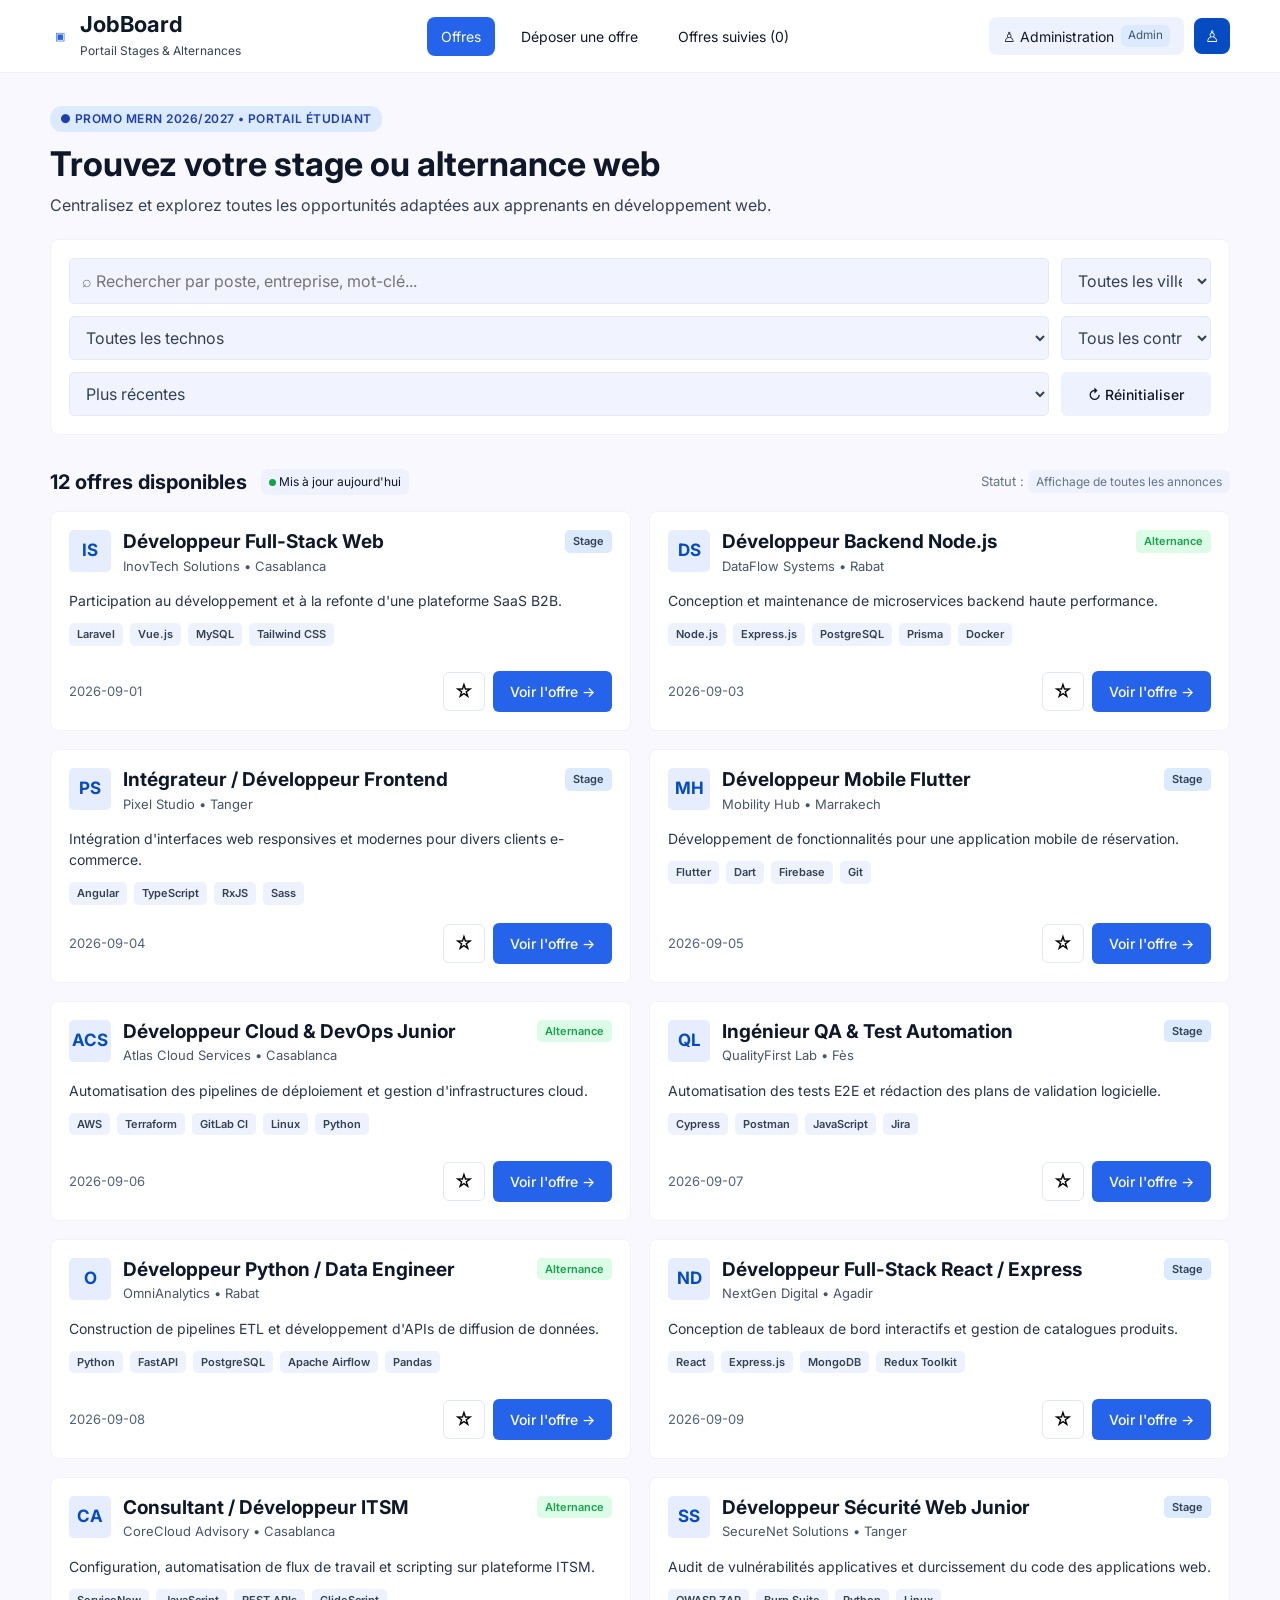
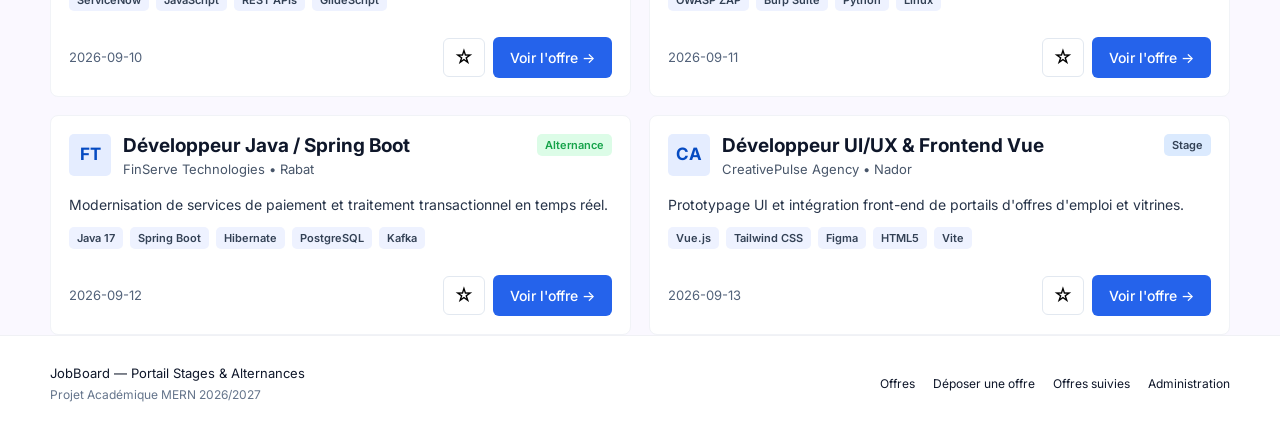
<file: index.html>
<!doctype html>
<html lang="fr">
  <head>
    <meta charset="utf-8" />
    <meta name="viewport" content="width=device-width, initial-scale=1" />

    <title>Liste des offres - JobBoard</title>

    <link rel="preconnect" href="https://fonts.googleapis.com" />
    <link rel="preconnect" href="https://fonts.gstatic.com" crossorigin />

    <link
      href="https://fonts.googleapis.com/css2?family=Inter:wght@400;500;600;700&display=swap"
      rel="stylesheet"
    />

    <link rel="stylesheet" href="css/style.css" />
  </head>

  <body>
    <!-- ================= HEADER ================= -->

    <header class="site-header">
      <div class="container navbar">
        <a href="index.html" class="brand">
          <span class="brand-mark">▣</span>

          <span>
            <span class="brand-title">JobBoard</span>

            <span class="brand-subtitle" style="display: block">
              Portail Stages & Alternances
            </span>
          </span>
        </a>

        <nav class="desktop-nav" aria-label="Navigation principale">
          <a class="nav-link active" href="index.html"> Offres </a>

          <a class="nav-link" href="deposer-offre.html"> Déposer une offre </a>

          <a class="nav-link" href="offres-suivies.html"> Offres suivies </a>
        </nav>

        <div style="display: flex; align-items: center; gap: 10px">
          <a class="admin-pill" href="admin.html">
            ♙ Administration
            <small>Admin</small>
          </a>

          <button class="user-button" type="button" aria-label="Utilisateur">
            ♙
          </button>

          <button class="mobile-menu" type="button" aria-label="Menu">
            ☰
          </button>
        </div>
      </div>
    </header>

    <!-- ================= MAIN ================= -->

    <main>
      <!-- ================= HERO ================= -->

      <section class="hero">
        <div class="container">
          <span class="eyebrow">
            ● PROMO MERN 2026/2027 • PORTAIL ÉTUDIANT
          </span>

          <h1>Trouvez votre stage ou alternance web</h1>

          <p class="lead">
            Centralisez et explorez toutes les opportunités adaptées aux
            apprenants en développement web.
          </p>

          <!-- ================= SEARCH / FILTERS ================= -->

          <form class="panel search-panel">
            <div class="search-row">
              <!-- Search Input -->
              <input
                id="search-input"
                class="field"
                type="search"
                placeholder="⌕ Rechercher par poste, entreprise, mot-clé..."
              />

              <!-- Ville Select -->
              <select id="filter-city" class="field">
                <option value="all">Toutes les villes</option>
              </select>

              <!-- Techno Select -->
              <select id="filter-tech" class="field">
                <option value="all">Toutes les technos</option>
              </select>

              <!-- Contrat Select -->
              <select id="filter-contract" class="field">
                <option value="all">Tous les contrats</option>
              </select>

              <!-- Tri Select -->
              <select id="sort-select" class="field">
                <option value="recent">Plus récentes</option>
                <option value="oldest">Plus anciennes</option>
              </select>

              <!-- Reset -->

              <button class="btn btn-secondary" type="reset">
                ↻ Réinitialiser
              </button>
            </div>
          </form>
        </div>
      </section>

      <!-- ================= OFFRES ================= -->

      <section class="container">
        <!-- Résumé -->

        <div class="offer-summary">
          <div class="offer-summary-left">
            <!--
              Dynamique :
              JavaScript changera le nombre d'offres.
            -->

            <h2 id="results-count">0 offres disponibles</h2>

            <span class="summary-chip">
              <span class="status-dot"></span>

              Mis à jour aujourd'hui
            </span>
          </div>

          <div class="offer-summary-right muted small">
            Statut :

            <span class="summary-chip"> Affichage de toutes les annonces </span>
          </div>
        </div>

        <!--
          IMPORTANT :
          Les cartes ne sont plus écrites dans le HTML.

          render.js générera les offres ici.
        -->

        <div class="jobs-grid" id="offers-container"></div>
      </section>
    </main>

    <!-- ================= FOOTER ================= -->

    <footer class="site-footer">
      <div class="container footer-row">
        <div>
          <div class="footer-title">
            JobBoard — Portail Stages & Alternances
          </div>

          <div class="footer-sub">Projet Académique MERN 2026/2027</div>
        </div>

        <nav class="footer-links" aria-label="Navigation secondaire">
          <a href="index.html"> Offres </a>

          <a href="deposer-offre.html"> Déposer une offre </a>

          <a href="offres-suivies.html"> Offres suivies </a>

          <a href="admin.html"> Administration </a>
        </nav>
      </div>
    </footer>

    <!-- ================= MOBILE NAVIGATION ================= -->

    <nav class="mobile-bottom-nav" aria-label="Navigation mobile">
      <a class="active" href="index.html">
        <span class="bottom-icon"> ▣ </span>

        <span> Offres </span>
      </a>

      <a href="deposer-offre.html">
        <span class="bottom-icon"> ▤ </span>

        <span> Déposer </span>
      </a>

      <a href="offres-suivies.html">
        <span class="bottom-icon"> ♧ </span>

        <span> Suivies </span>
      </a>

      <a href="admin.html">
        <span class="bottom-icon"> ♙ </span>

        <span> Admin </span>
      </a>
    </nav>

    <script type="module" src="./js/app.js"></script>
  </body>
</html>
</file>
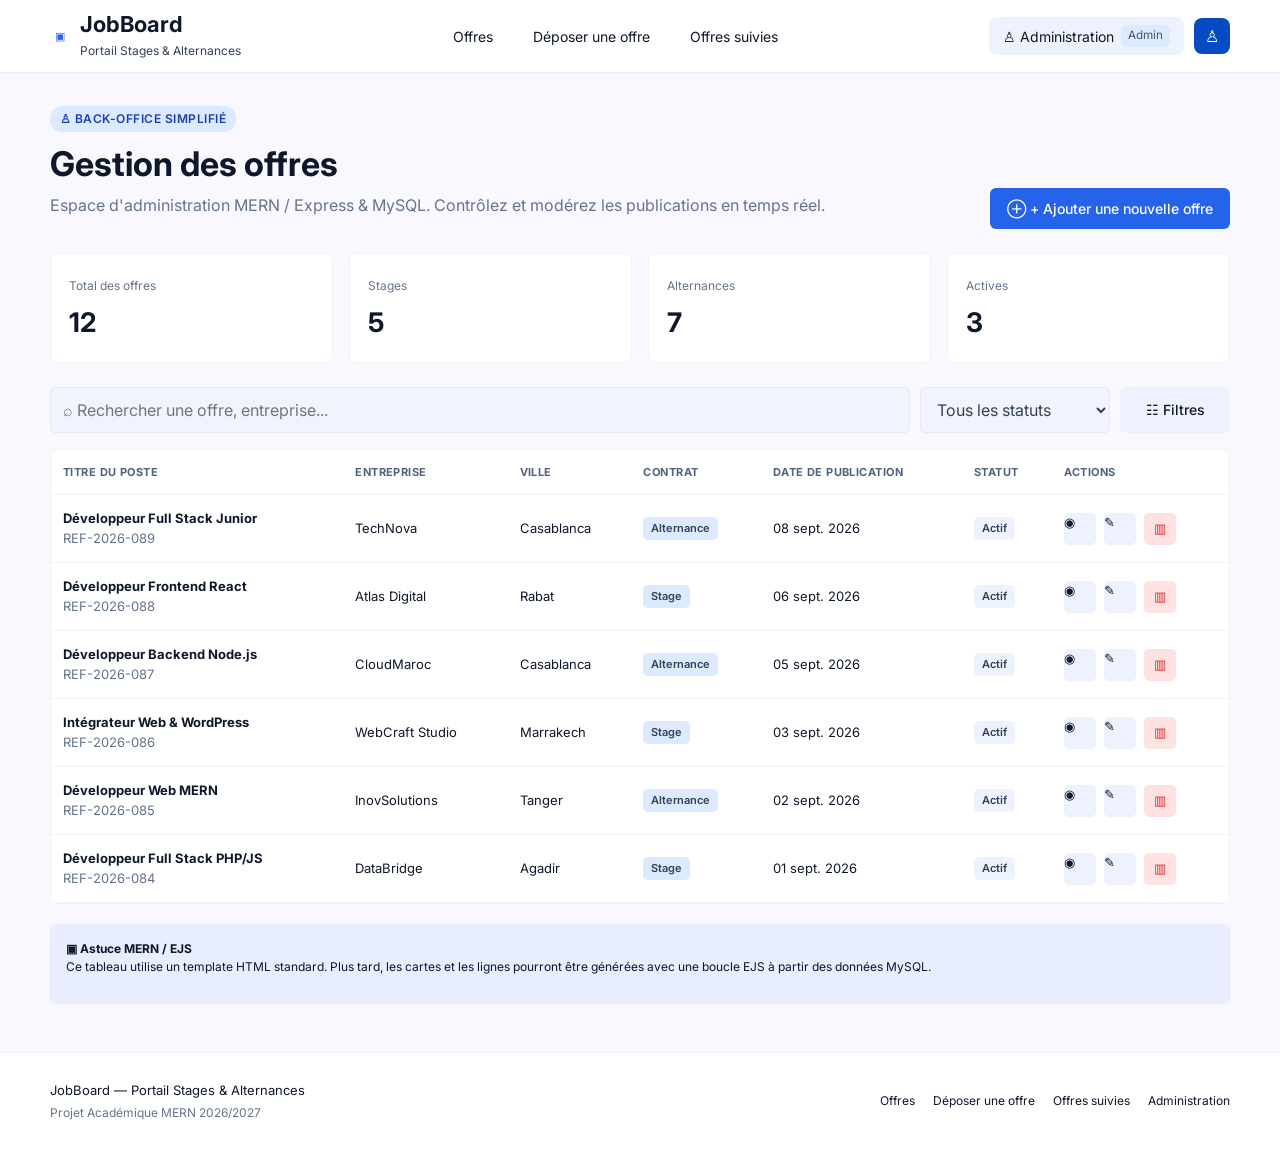
<file: admin.html>
<!doctype html>
<html lang="fr"><head><meta charset="utf-8"><meta name="viewport" content="width=device-width,initial-scale=1"><title>Administration des offres - JobBoard</title><link rel="preconnect" href="https://fonts.googleapis.com"><link rel="preconnect" href="https://fonts.gstatic.com" crossorigin><link href="https://fonts.googleapis.com/css2?family=Inter:wght@400;500;600;700&display=swap" rel="stylesheet"><link rel="stylesheet" href="css/style.css"></head><body>
<header class="site-header">
  <div class="container navbar">
    <a href="index.html" class="brand">
      <span class="brand-mark">▣</span>
      <span><span class="brand-title">JobBoard</span><span class="brand-subtitle" style="display:block">Portail Stages & Alternances</span></span>
    </a>
    <nav class="desktop-nav" aria-label="Navigation principale">
      <a class="nav-link " href="index.html">Offres</a>
      <a class="nav-link " href="deposer-offre.html">Déposer une offre</a>
      <a class="nav-link " href="offres-suivies.html">Offres suivies</a>
    </nav>
    <div style="display:flex;align-items:center;gap:10px">
      <a class="admin-pill" href="admin.html">♙ Administration <small>Admin</small></a>
      <button class="user-button" type="button" aria-label="Utilisateur">♙</button>
      <button class="mobile-menu" type="button" aria-label="Menu">☰</button>
    </div>
  </div>
</header>
<main class="page-space"><div class="container"><div class="admin-page-head"><div><span class="eyebrow">♙ BACK-OFFICE SIMPLIFIÉ</span><h1>Gestion des offres</h1><p class="muted">Espace d'administration MERN / Express & MySQL. Contrôlez et modérez les publications en temps réel.</p></div><a class="btn btn-primary" href="admin-offre.html">⊕ + Ajouter une nouvelle offre</a></div><div class="admin-stats"><div class="panel stat-card"><span>Total des offres</span><strong>12</strong></div><div class="panel stat-card"><span>Stages</span><strong>5</strong></div><div class="panel stat-card"><span>Alternances</span><strong>7</strong></div><div class="panel stat-card"><span>Actives</span><strong>3</strong></div></div><form class="admin-search"><input class="field" placeholder="⌕ Rechercher une offre, entreprise..."><select class="field"><option>Tous les statuts</option></select><button class="btn btn-secondary">☷ Filtres</button></form><div class="mobile-admin-tabs"><button class="active">Toutes les offres (12)</button><button>Stages (5)</button><button>Alternances (7)</button></div><div class="mobile-admin-cards"><article class="panel admin-mobile-card"><div class="admin-mobile-top"><div class="logo-box">TN</div><div style="min-width:0"><h3>Développeur Full Stack Junior</h3><div class="company-line">TechNova • Casablanca</div></div><span class="badge badge-contract" style="margin-left:auto">Actif</span></div><div class="admin-mobile-meta"><span>▣ Alternance</span><span>▣ 0809/2026</span></div><div class="admin-mobile-actions"><a class="btn btn-secondary" href="offre-detail.html">◉ Voir</a><a class="btn btn-secondary" href="admin-offre.html">✎ Modifier</a><button class="btn btn-danger-soft">▥ Supprimer</button></div></article><article class="panel admin-mobile-card"><div class="admin-mobile-top"><div class="logo-box">AD</div><div style="min-width:0"><h3>Développeur Frontend React</h3><div class="company-line">Atlas Digital • Rabat</div></div><span class="badge badge-contract" style="margin-left:auto">Actif</span></div><div class="admin-mobile-meta"><span>▣ Stage</span><span>▣ 0609/2026</span></div><div class="admin-mobile-actions"><a class="btn btn-secondary" href="offre-detail.html">◉ Voir</a><a class="btn btn-secondary" href="admin-offre.html">✎ Modifier</a><button class="btn btn-danger-soft">▥ Supprimer</button></div></article><article class="panel admin-mobile-card"><div class="admin-mobile-top"><div class="logo-box">CM</div><div style="min-width:0"><h3>Développeur Backend Node.js</h3><div class="company-line">CloudMaroc • Casablanca</div></div><span class="badge badge-contract" style="margin-left:auto">Actif</span></div><div class="admin-mobile-meta"><span>▣ Alternance</span><span>▣ 0509/2026</span></div><div class="admin-mobile-actions"><a class="btn btn-secondary" href="offre-detail.html">◉ Voir</a><a class="btn btn-secondary" href="admin-offre.html">✎ Modifier</a><button class="btn btn-danger-soft">▥ Supprimer</button></div></article></div><div class="panel table-wrap"><table class="admin-table"><thead><tr><th>Titre du poste</th><th>Entreprise</th><th>Ville</th><th>Contrat</th><th>Date de publication</th><th>Statut</th><th>Actions</th></tr></thead><tbody><tr><td><strong>Développeur Full Stack Junior</strong><br><span class="muted small">REF-2026-089</span></td><td>TechNova</td><td>Casablanca</td><td><span class="badge badge-contract">Alternance</span></td><td>08 sept. 2026</td><td><span class="badge">Actif</span></td><td><div class="table-actions"><a class="icon-action" href="offre-detail.html">◉</a><a class="icon-action" href="admin-offre.html">✎</a><button class="icon-action danger">▥</button></div></td></tr><tr><td><strong>Développeur Frontend React</strong><br><span class="muted small">REF-2026-088</span></td><td>Atlas Digital</td><td>Rabat</td><td><span class="badge badge-contract">Stage</span></td><td>06 sept. 2026</td><td><span class="badge">Actif</span></td><td><div class="table-actions"><a class="icon-action" href="offre-detail.html">◉</a><a class="icon-action" href="admin-offre.html">✎</a><button class="icon-action danger">▥</button></div></td></tr><tr><td><strong>Développeur Backend Node.js</strong><br><span class="muted small">REF-2026-087</span></td><td>CloudMaroc</td><td>Casablanca</td><td><span class="badge badge-contract">Alternance</span></td><td>05 sept. 2026</td><td><span class="badge">Actif</span></td><td><div class="table-actions"><a class="icon-action" href="offre-detail.html">◉</a><a class="icon-action" href="admin-offre.html">✎</a><button class="icon-action danger">▥</button></div></td></tr><tr><td><strong>Intégrateur Web & WordPress</strong><br><span class="muted small">REF-2026-086</span></td><td>WebCraft Studio</td><td>Marrakech</td><td><span class="badge badge-contract">Stage</span></td><td>03 sept. 2026</td><td><span class="badge">Actif</span></td><td><div class="table-actions"><a class="icon-action" href="offre-detail.html">◉</a><a class="icon-action" href="admin-offre.html">✎</a><button class="icon-action danger">▥</button></div></td></tr><tr><td><strong>Développeur Web MERN</strong><br><span class="muted small">REF-2026-085</span></td><td>InovSolutions</td><td>Tanger</td><td><span class="badge badge-contract">Alternance</span></td><td>02 sept. 2026</td><td><span class="badge">Actif</span></td><td><div class="table-actions"><a class="icon-action" href="offre-detail.html">◉</a><a class="icon-action" href="admin-offre.html">✎</a><button class="icon-action danger">▥</button></div></td></tr><tr><td><strong>Développeur Full Stack PHP/JS</strong><br><span class="muted small">REF-2026-084</span></td><td>DataBridge</td><td>Agadir</td><td><span class="badge badge-contract">Stage</span></td><td>01 sept. 2026</td><td><span class="badge">Actif</span></td><td><div class="table-actions"><a class="icon-action" href="offre-detail.html">◉</a><a class="icon-action" href="admin-offre.html">✎</a><button class="icon-action danger">▥</button></div></td></tr></tbody></table></div><div class="admin-note"><strong>▣ Astuce MERN / EJS</strong><p>Ce tableau utilise un template HTML standard. Plus tard, les cartes et les lignes pourront être générées avec une boucle EJS à partir des données MySQL.</p></div></div></main>
<footer class="site-footer">
  <div class="container footer-row">
    <div><div class="footer-title">JobBoard — Portail Stages & Alternances</div><div class="footer-sub">Projet Académique MERN 2026/2027</div></div>
    <nav class="footer-links" aria-label="Navigation secondaire">
      <a href="index.html">Offres</a><a href="deposer-offre.html">Déposer une offre</a><a href="offres-suivies.html">Offres suivies</a><a href="admin.html">Administration</a>
    </nav>
  </div>
</footer>
<nav class="mobile-bottom-nav" aria-label="Navigation mobile">
  <a class="" href="index.html"><span class="bottom-icon">▣</span><span>Offres</span></a>
  <a class="" href="deposer-offre.html"><span class="bottom-icon">▤</span><span>Déposer</span></a>
  <a class="" href="offres-suivies.html"><span class="bottom-icon">♧</span><span>Suivies</span></a>
  <a class="active" href="admin.html"><span class="bottom-icon">♙</span><span>Admin</span></a>
</nav></body></html>
</file>
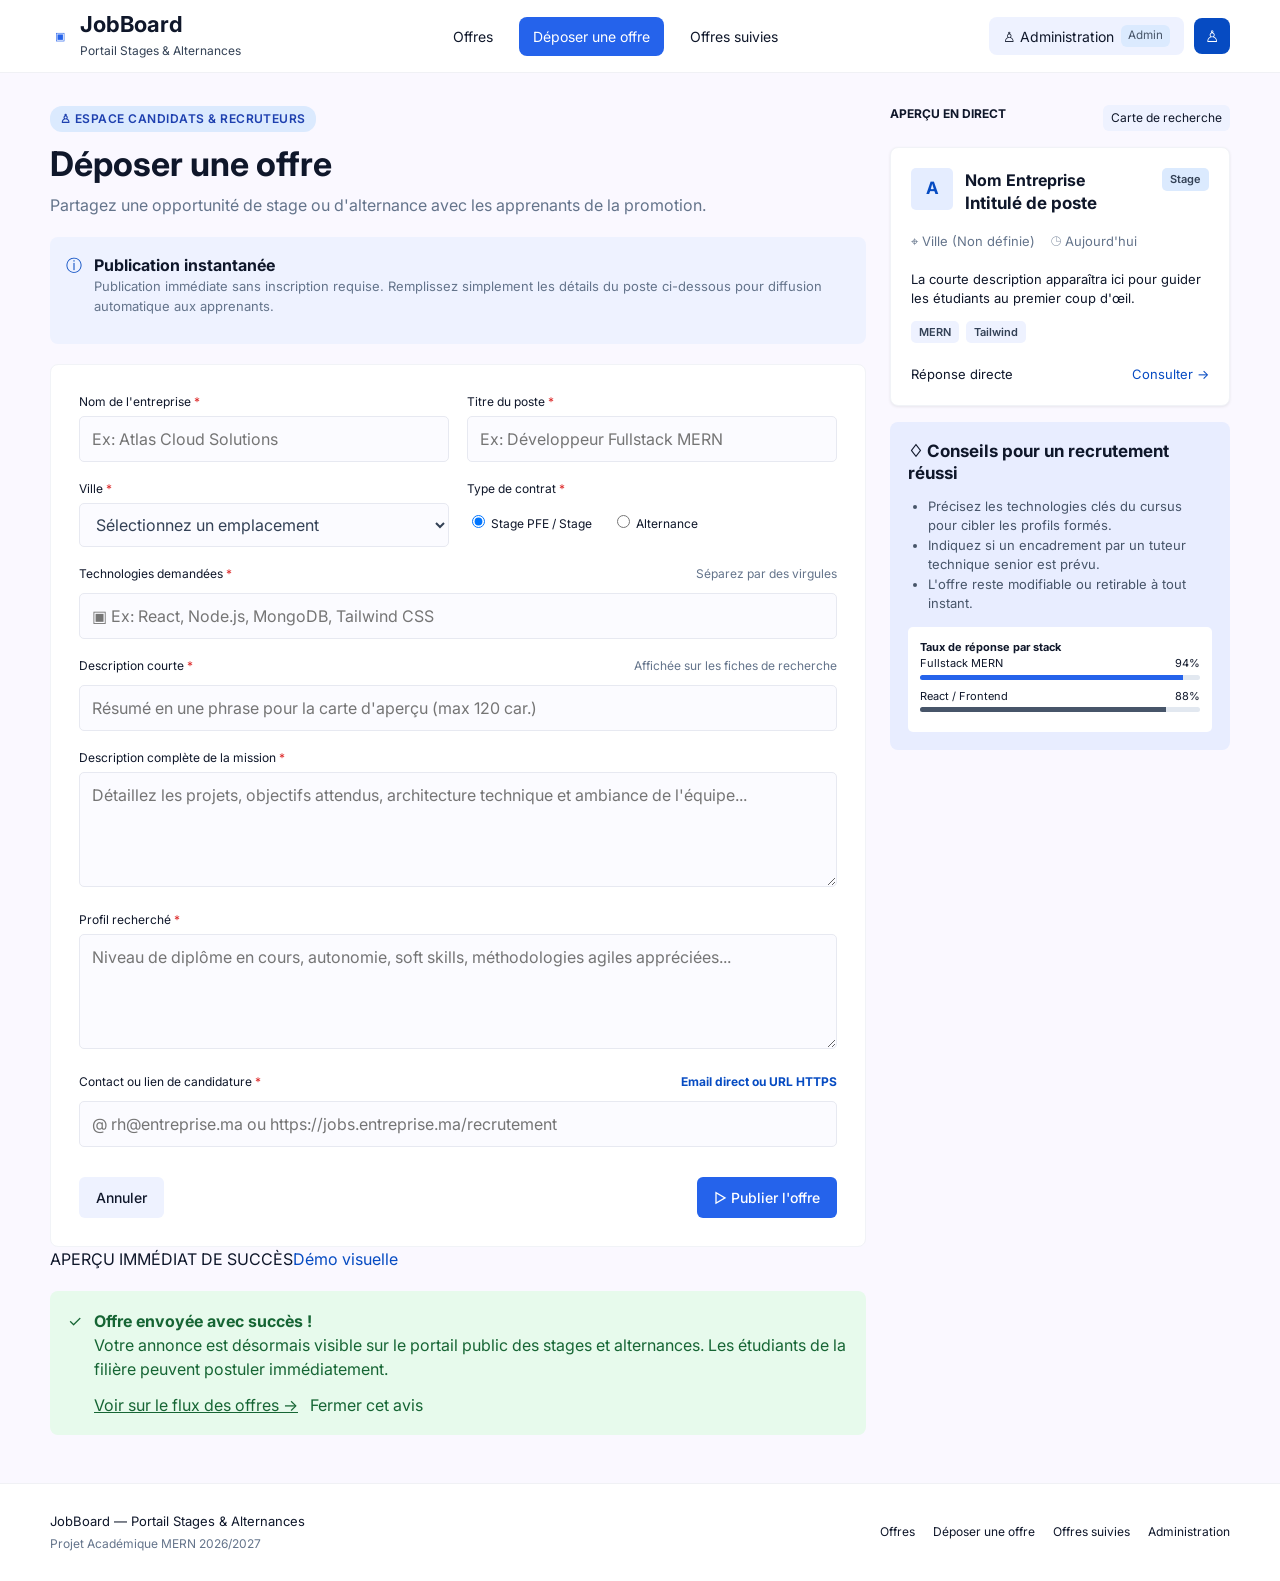
<file: deposer-offre.html>
<!doctype html>
<html lang="fr"><head><meta charset="utf-8"><meta name="viewport" content="width=device-width,initial-scale=1"><title>Déposer une offre - JobBoard</title><link rel="preconnect" href="https://fonts.googleapis.com"><link rel="preconnect" href="https://fonts.gstatic.com" crossorigin><link href="https://fonts.googleapis.com/css2?family=Inter:wght@400;500;600;700&display=swap" rel="stylesheet"><link rel="stylesheet" href="css/style.css"></head><body>
<header class="site-header">
  <div class="container navbar">
    <a href="index.html" class="brand">
      <span class="brand-mark">▣</span>
      <span><span class="brand-title">JobBoard</span><span class="brand-subtitle" style="display:block">Portail Stages & Alternances</span></span>
    </a>
    <nav class="desktop-nav" aria-label="Navigation principale">
      <a class="nav-link " href="index.html">Offres</a>
      <a class="nav-link active" href="deposer-offre.html">Déposer une offre</a>
      <a class="nav-link " href="offres-suivies.html">Offres suivies</a>
    </nav>
    <div style="display:flex;align-items:center;gap:10px">
      <a class="admin-pill" href="admin.html">♙ Administration <small>Admin</small></a>
      <button class="user-button" type="button" aria-label="Utilisateur">♙</button>
      <button class="mobile-menu" type="button" aria-label="Menu">☰</button>
    </div>
  </div>
</header>
<main class="page-space"><div class="container two-column-page"><section><span class="eyebrow">♙ Espace Candidats & Recruteurs</span><h1>Déposer une offre</h1><p class="muted">Partagez une opportunité de stage ou d'alternance avec les apprenants de la promotion.</p><div class="notice"><span style="color:#064bc2">ⓘ</span><div><strong>Publication instantanée</strong><p class="muted small">Publication immédiate sans inscription requise. Remplissez simplement les détails du poste ci-dessous pour diffusion automatique aux apprenants.</p></div></div><form class="panel form-card"><div class="form-grid"><div class="form-group"><label>Nom de l'entreprise <span class="required">*</span></label><input class="field" placeholder="Ex: Atlas Cloud Solutions"></div><div class="form-group"><label>Titre du poste <span class="required">*</span></label><input class="field" placeholder="Ex: Développeur Fullstack MERN"></div><div class="form-group"><label>Ville <span class="required">*</span></label><select class="field"><option>Sélectionnez un emplacement</option></select></div><div class="form-group"><label>Type de contrat <span class="required">*</span></label><div class="radio-row"><label><input type="radio" checked> Stage PFE / Stage</label><label><input type="radio"> Alternance</label></div></div><div class="form-group full"><div class="help-row"><label>Technologies demandées <span class="required">*</span></label><span class="muted">Séparez par des virgules</span></div><input class="field" placeholder="▣ Ex: React, Node.js, MongoDB, Tailwind CSS"></div><div class="form-group full"><div class="help-row"><label>Description courte <span class="required">*</span></label><span class="muted">Affichée sur les fiches de recherche</span></div><input class="field" placeholder="Résumé en une phrase pour la carte d'aperçu (max 120 car.)"></div><div class="form-group full"><label>Description complète de la mission <span class="required">*</span></label><textarea class="field" placeholder="Détaillez les projets, objectifs attendus, architecture technique et ambiance de l'équipe..."></textarea></div><div class="form-group full"><label>Profil recherché <span class="required">*</span></label><textarea class="field" placeholder="Niveau de diplôme en cours, autonomie, soft skills, méthodologies agiles appréciées..."></textarea></div><div class="form-group full"><div class="help-row"><label>Contact ou lien de candidature <span class="required">*</span></label><strong style="color:#064bc2">Email direct ou URL HTTPS</strong></div><input class="field" placeholder="@ rh@entreprise.ma ou https://jobs.entreprise.ma/recrutement"></div></div><div class="form-actions"><button type="button" class="btn btn-secondary">Annuler</button><button type="button" class="btn btn-primary">▷ Publier l'offre</button></div></form><div class="mobile-success-label"><span>APERÇU IMMÉDIAT DE SUCCÈS</span><span style="color:#064bc2">Démo visuelle</span></div><div class="success-alert"><span>✓</span><div><strong>Offre envoyée avec succès !</strong><p>Votre annonce est désormais visible sur le portail public des stages et alternances. Les étudiants de la filière peuvent postuler immédiatement.</p><a href="index.html"><u>Voir sur le flux des offres →</u></a> &nbsp; <span>Fermer cet avis</span></div></div></section><aside class="preview-column"><div class="preview-head"><strong>APERÇU EN DIRECT</strong><span class="summary-chip">Carte de recherche</span></div><article class="panel preview-card"><div class="job-head"><div class="job-title-wrap"><div class="logo-box">A</div><div><strong>Nom Entreprise</strong><h3>Intitulé de poste</h3></div></div><span class="badge badge-stage">Stage</span></div><div class="meta small muted" style="margin:18px 0">⌖ Ville (Non définie) &nbsp;&nbsp; ◷ Aujourd'hui</div><p class="small">La courte description apparaîtra ici pour guider les étudiants au premier coup d'œil.</p><div class="badges"><span class="badge">MERN</span><span class="badge">Tailwind</span></div><div class="preview-actions"><span>Réponse directe</span><a href="#" style="color:#064bc2">Consulter →</a></div></article><section class="advice-card"><h3>♢ Conseils pour un recrutement réussi</h3><ul class="small"><li>Précisez les technologies clés du cursus pour cibler les profils formés.</li><li>Indiquez si un encadrement par un tuteur technique senior est prévu.</li><li>L'offre reste modifiable ou retirable à tout instant.</li></ul><div class="progress-box"><strong>Taux de réponse par stack</strong><div style="display:flex;justify-content:space-between"><span>Fullstack MERN</span><span>94%</span></div><div class="progress"><span style="width:94%"></span></div><div style="display:flex;justify-content:space-between"><span>React / Frontend</span><span>88%</span></div><div class="progress"><span style="width:88%;background:#475569"></span></div></div></section></aside></div></main>
<footer class="site-footer">
  <div class="container footer-row">
    <div><div class="footer-title">JobBoard — Portail Stages & Alternances</div><div class="footer-sub">Projet Académique MERN 2026/2027</div></div>
    <nav class="footer-links" aria-label="Navigation secondaire">
      <a href="index.html">Offres</a><a href="deposer-offre.html">Déposer une offre</a><a href="offres-suivies.html">Offres suivies</a><a href="admin.html">Administration</a>
    </nav>
  </div>
</footer>
<nav class="mobile-bottom-nav" aria-label="Navigation mobile">
  <a class="" href="index.html"><span class="bottom-icon">▣</span><span>Offres</span></a>
  <a class="active" href="deposer-offre.html"><span class="bottom-icon">▤</span><span>Déposer</span></a>
  <a class="" href="offres-suivies.html"><span class="bottom-icon">♧</span><span>Suivies</span></a>
  <a class="" href="admin.html"><span class="bottom-icon">♙</span><span>Admin</span></a>
</nav></body></html>
</file>
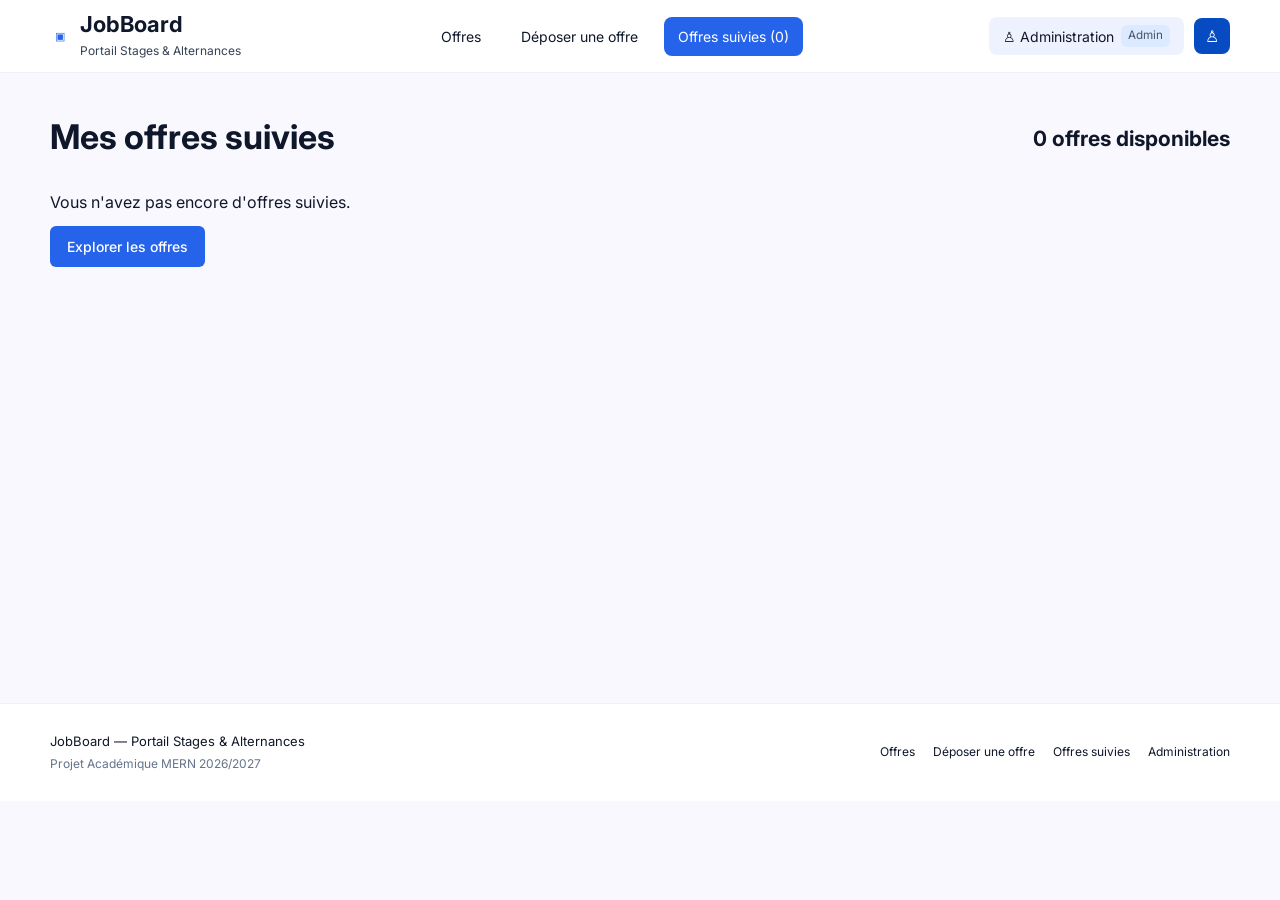
<file: offres-suivies.html>
<!doctype html>
<html lang="fr"><head><meta charset="utf-8"><meta name="viewport" content="width=device-width,initial-scale=1"><title>Offres suivies - JobBoard</title><link rel="preconnect" href="https://fonts.googleapis.com"><link rel="preconnect" href="https://fonts.gstatic.com" crossorigin><link href="https://fonts.googleapis.com/css2?family=Inter:wght@400;500;600;700&display=swap" rel="stylesheet"><link rel="stylesheet" href="css/style.css"></head><body>
<header class="site-header">
  <div class="container navbar">
    <a href="index.html" class="brand">
      <span class="brand-mark">▣</span>
      <span><span class="brand-title">JobBoard</span><span class="brand-subtitle" style="display:block">Portail Stages & Alternances</span></span>
    </a>
    <nav class="desktop-nav" aria-label="Navigation principale">
      <a class="nav-link " href="index.html">Offres</a>
      <a class="nav-link " href="deposer-offre.html">Déposer une offre</a>
      <a class="nav-link active" href="offres-suivies.html">Offres suivies</a>
    </nav>
    <div style="display:flex;align-items:center;gap:10px">
      <a class="admin-pill" href="admin.html">♙ Administration <small>Admin</small></a>
      <button class="user-button" type="button" aria-label="Utilisateur">♙</button>
      <button class="mobile-menu" type="button" aria-label="Menu">☰</button>
    </div>
  </div>
</header>
<main class="page-space">
  <div class="container">
    <div class="follow-top">
      <h1>Mes offres suivies</h1>
      <!-- renderOffers a besoin de cet ID pour ne pas planter : -->
      <h2 id="results-count">0 offres disponibles</h2> 
    </div>
    <div id="saved-container" class="jobs-grid"></div>
  </div>
</main><footer class="site-footer">
  <div class="container footer-row">
    <div><div class="footer-title">JobBoard — Portail Stages & Alternances</div><div class="footer-sub">Projet Académique MERN 2026/2027</div></div>
    <nav class="footer-links" aria-label="Navigation secondaire">
      <a href="index.html">Offres</a><a href="deposer-offre.html">Déposer une offre</a><a href="offres-suivies.html">Offres suivies</a><a href="admin.html">Administration</a>
    </nav>
  </div>
</footer>
<nav class="mobile-bottom-nav" aria-label="Navigation mobile">
  <a class="" href="index.html"><span class="bottom-icon">▣</span><span>Offres</span></a>
  <a class="" href="deposer-offre.html"><span class="bottom-icon">▤</span><span>Déposer</span></a>
  <a class="active" href="offres-suivies.html"><span class="bottom-icon">♧</span><span>Suivies</span></a>
  <a class="" href="admin.html"><span class="bottom-icon">♙</span><span>Admin</span></a>
</nav>
<script type="module" src="./js/suivies.js"></script></body></html>
</file>
<file: css/style.css>
/* =========================================================
   JOBBOARD - CSS SIMPLE ET EXPLICABLE
   Pas de Bootstrap, pas de Tailwind, pas de JavaScript.
   Seulement : variables, Flexbox, Grid et media queries.
   ========================================================= */

/* 1) Couleurs et valeurs réutilisables */
:root {
  --blue: #2563eb;
  --blue-dark: #1d4ed8;
  --blue-soft: #eef2ff;
  --blue-badge: #dbeafe;
  --bg: #faf8ff;
  --white: #ffffff;
  --text: #0f172a;
  --muted: #64748b;
  --border: #e2e8f0;
  --red: #dc2626;
  --red-soft: #fee2e2;
  --green: #16a34a;
  --green-soft: #dcfce7;
  --radius: 8px;
  --container: 1180px;
}

/* 2) Reset très simple */
* { box-sizing: border-box; }
html { scroll-behavior: smooth; }
body {
  margin: 0;
  font-family: Inter, Arial, sans-serif;
  background: var(--bg);
  color: var(--text);
  line-height: 1.5;
}
a { color: inherit; text-decoration: none; }
button, input, select, textarea { font: inherit; }
button { cursor: pointer; }
img { display: block; max-width: 100%; }

.container {
  width: calc(100% - 48px);
  max-width: var(--container);
  margin: 0 auto;
}

/* 3) Header */
.site-header {
  background: var(--white);
  border-bottom: 1px solid #f0f1f5;
  position: relative;
  z-index: 5;
}
.navbar {
  min-height: 72px;
  display: flex;
  align-items: center;
  justify-content: space-between;
  gap: 30px;
}
.brand { display: flex; align-items: center; gap: 10px; }
.brand-mark {
  width: 20px;
  height: 20px;
  color: var(--blue);
  font-size: 11px;
  display: grid;
  place-items: center;
}
.brand-title { font-size: 22px; font-weight: 700; line-height: 1; }
.brand-subtitle { color: #334155; font-size: 12px; margin-top: 4px; }
.desktop-nav { display: flex; align-items: center; gap: 12px; }
.nav-link {
  padding: 9px 14px;
  border-radius: 8px;
  font-size: 14px;
}
.nav-link.active { background: var(--blue); color: #fff; }
.nav-link:hover { background: #f1f5f9; }
.nav-link.active:hover { background: var(--blue-dark); }
.admin-pill {
  background: #eef2ff;
  padding: 8px 14px;
  border-radius: 8px;
  display: flex;
  align-items: center;
  gap: 7px;
  font-size: 14px;
}
.admin-pill small {
  background: #dbeafe;
  padding: 2px 7px;
  border-radius: 6px;
  color: #475569;
}
.user-button {
  width: 36px;
  height: 36px;
  border: 0;
  border-radius: 8px;
  background: #064bc2;
  color: #fff;
}
.mobile-menu { display: none; border: 0; background: transparent; font-size: 23px; }

/* 4) Textes et petits composants */
main { min-height: 70vh; }
.page-space { padding: 32px 0 48px; }
.eyebrow {
  display: inline-flex;
  align-items: center;
  gap: 7px;
  padding: 4px 10px;
  border-radius: 12px;
  background: #dbeafe;
  color: #1e40af;
  text-transform: uppercase;
  letter-spacing: .04em;
  font-size: 12px;
  font-weight: 600;
}
h1 { font-size: 34px; line-height: 1.15; margin: 12px 0 10px; }
h2 { font-size: 21px; line-height: 1.25; margin: 0 0 14px; }
h3 { font-size: 17px; line-height: 1.3; margin: 0; }
p { margin: 0 0 12px; }
.muted { color: var(--muted); }
.small { font-size: 13px; }
.upper { text-transform: uppercase; letter-spacing: .06em; }

.btn {
  min-height: 40px;
  border: 1px solid transparent;
  border-radius: 6px;
  padding: 9px 16px;
  display: inline-flex;
  align-items: center;
  justify-content: center;
  gap: 7px;
  font-size: 14px;
  font-weight: 500;
}
.btn-primary { background: var(--blue); color: #fff; }
.btn-primary:hover { background: var(--blue-dark); }
.btn-secondary { background: #eef2ff; color: var(--text); }
.btn-white { background: #fff; border-color: var(--border); }
.btn-danger { background: #ef4444; color: #fff; }
.btn-danger-soft { background: #fee2e2; color: #b91c1c; }
.btn-block { width: 100%; }

.badges { display: flex; flex-wrap: wrap; gap: 7px; }
.badge {
  display: inline-block;
  background: #eef2ff;
  color: #334155;
  border-radius: 5px;
  padding: 3px 8px;
  font-size: 11px;
  font-weight: 600;
}
.badge-contract { background: #dbeafe; }
.badge-stage { background: #dbeafe; }
.status-dot {
  width: 7px; height: 7px; border-radius: 50%;
  display: inline-block; background: var(--green);
}

.panel, .card {
  background: var(--white);
  border: 1px solid #f1f3f7;
  border-radius: var(--radius);
}

/* 5) Page liste des offres */
.hero { padding: 32px 0 8px; }
.hero h1 { max-width: 850px; }
.hero .lead { color: #334155; font-size: 16px; }
.search-panel { margin-top: 22px; padding: 18px; }
.search-row { display: grid; grid-template-columns: 1fr 150px; gap: 12px; }
.filter-row { display: grid; grid-template-columns: repeat(4, 1fr) 180px; gap: 12px; margin-top: 14px; }
.field {
  width: 100%; min-height: 42px;
  padding: 10px 12px;
  border: 1px solid #e7e9f1;
  border-radius: 5px;
  background: #f1f3ff;
  color: #334155;
}
.field:focus { outline: 2px solid #bfdbfe; border-color: var(--blue); background: #fff; }
.offer-summary { display: flex; align-items: center; justify-content: space-between; margin: 26px 0 16px; gap: 20px; }
.offer-summary-left { display: flex; align-items: center; gap: 14px; }
.offer-summary h2 { margin: 0; font-size: 20px; }
.summary-chip { font-size: 12px; background: #eef2ff; padding: 4px 8px; border-radius: 6px; }
.jobs-grid { display: grid; grid-template-columns: repeat(2, 1fr); gap: 18px; }
.job-card { padding: 18px; min-height: 220px; display: flex; flex-direction: column; }
.job-head { display: flex; align-items: flex-start; justify-content: space-between; gap: 12px; }
.job-title-wrap { display: flex; gap: 12px; min-width: 0; }
.logo-box {
  width: 42px; height: 42px; flex: 0 0 42px;
  display: grid; place-items: center;
  background: #e5edff; color: #064bc2;
  border-radius: 5px; font-weight: 700; font-size: 17px;
}
.job-card h3 { font-size: 19px; }
.company-line { color: #475569; font-size: 13px; margin-top: 2px; }
.job-description { font-size: 14px; color: #273449; margin: 14px 0 12px; }
.job-footer { margin-top: auto; padding-top: 18px; display: flex; align-items: center; justify-content: space-between; gap: 12px; }
.job-date { font-size: 13px; color: #52627a; }
.job-actions { display: flex; gap: 8px; }
.pagination { display: flex; justify-content: center; align-items: center; gap: 6px; margin: 30px 0 40px; }
.page-btn { min-width: 38px; height: 38px; padding: 0 10px; background: #fff; border: 1px solid #eef0f4; border-radius: 5px; }
.page-btn.active { background: var(--blue); color: #fff; }
.empty-demo { background: #f1f3ff; border-radius: 8px; padding: 20px; margin-bottom: 10px; }
.empty-demo-head { display: flex; justify-content: space-between; gap: 12px; font-size: 12px; margin-bottom: 15px; }
.empty-box { background: #fff; border-radius: 5px; min-height: 220px; display: grid; place-items: center; text-align: center; padding: 35px 20px; }
.empty-inner { max-width: 480px; }
.empty-icon { width: 44px; height: 44px; display: grid; place-items: center; margin: 0 auto 16px; background: #e5edff; border-radius: 8px; font-size: 22px; }

/* 6) Détail offre */
.back-link { display: inline-block; color: #064bc2; font-size: 13px; margin-bottom: 18px; }
.detail-topline { display: flex; align-items: center; justify-content: space-between; gap: 15px; margin-bottom: 14px; }
.detail-layout { display: grid; grid-template-columns: minmax(0, 2fr) 285px; gap: 18px; align-items: start; }
.detail-main { display: grid; gap: 16px; }
.detail-card { padding: 20px; }
.detail-title-row { display: flex; justify-content: space-between; gap: 15px; align-items: flex-start; }
.detail-card h1 { font-size: 27px; margin: 12px 0 8px; }
.info-pills { display: flex; gap: 8px; flex-wrap: wrap; margin: 14px 0; }
.info-pill { background: #f1f3ff; border-radius: 4px; padding: 7px 9px; font-size: 12px; }
.stack-label { font-size: 10px; margin: 16px 0 7px; color: #334155; letter-spacing: .08em; }
.cover-image { position: relative; height: 215px; border-radius: 6px; overflow: hidden; }
.cover-image img { width: 100%; height: 100%; object-fit: cover; }
.cover-caption { position: absolute; left: 14px; bottom: 12px; color: #fff; font-size: 12px; font-weight: 600; text-shadow: 0 1px 3px #000; }
.section-icon-title { display: flex; align-items: center; gap: 8px; }
.section-icon { color: #064bc2; }
.bullet-list { list-style: none; padding: 0; margin: 0; display: grid; gap: 13px; }
.bullet-list li { padding-left: 22px; position: relative; font-size: 13px; }
.bullet-list li::before { content: '✓'; position: absolute; left: 0; color: #064bc2; }
.profile-grid { display: grid; grid-template-columns: repeat(2, 1fr); gap: 12px; }
.profile-box { background: #f1f3ff; padding: 14px; border-radius: 5px; font-size: 12px; }
.profile-box h3 { font-size: 14px; margin-bottom: 8px; }
.tech-grid { display: grid; grid-template-columns: repeat(3, 1fr); gap: 10px; }
.tech-column { background: #f1f3ff; padding: 12px; border-radius: 5px; font-size: 11px; }
.tech-column strong { font-size: 10px; color: #064bc2; display: block; margin-bottom: 6px; }
.company-card-head { display: flex; align-items: center; justify-content: space-between; gap: 12px; }
.company-brand { display: flex; gap: 10px; align-items: center; }
.company-logo { width: 38px; height: 38px; display: grid; place-items: center; background: var(--blue); color: #fff; border-radius: 4px; font-weight: 700; }
.location-box { background: #eef2ff; padding: 20px; text-align: center; border-radius: 5px; margin-top: 15px; font-size: 12px; }
.detail-sidebar { display: grid; gap: 14px; }
.sidebar-card { padding: 16px; }
.sidebar-card h2 { font-size: 15px; }
.quick-actions { display: grid; gap: 8px; }
.metric-row { display: grid; grid-template-columns: repeat(3, 1fr); gap: 4px; background: #f1f3ff; padding: 10px 5px; border-radius: 5px; text-align: center; margin-top: 8px; }
.metric-row strong { display: block; font-size: 15px; }
.metric-row span { display: block; font-size: 9px; color: #64748b; }
.apply-form label, .form-group label { display: block; font-size: 12px; margin-bottom: 5px; }
.apply-form .field { margin-bottom: 9px; min-height: 36px; font-size: 12px; }
.apply-form textarea.field { min-height: 70px; resize: vertical; }
.note-card { background: #eef2ff; color: #334155; font-size: 11px; }

/* 7) Déposer une offre */
.two-column-page { display: grid; grid-template-columns: minmax(0, 2fr) 340px; gap: 24px; align-items: start; }
.notice { background: #eef2ff; padding: 16px; border-radius: 8px; display: flex; gap: 12px; margin: 20px 0; }
.form-card { padding: 28px; }
.form-grid { display: grid; grid-template-columns: repeat(2, 1fr); gap: 18px; }
.form-group.full { grid-column: 1 / -1; }
.form-group .field { background: #fbfbff; min-height: 44px; }
.form-group textarea.field { resize: vertical; min-height: 115px; }
.required { color: #dc2626; }
.help-row { display: flex; justify-content: space-between; gap: 10px; font-size: 12px; margin-bottom: 5px; }
.radio-row { display: flex; gap: 20px; padding-top: 9px; }
.form-actions { margin-top: 30px; display: flex; justify-content: space-between; gap: 10px; }
.success-alert { margin-top: 20px; background: #e7faec; color: #166534; padding: 18px; border-radius: 8px; display: flex; gap: 12px; }
.preview-column { display: grid; gap: 16px; }
.preview-head { display: flex; justify-content: space-between; gap: 10px; font-size: 12px; }
.preview-card { padding: 20px; box-shadow: 0 1px 3px rgba(0,0,0,.08); }
.preview-actions { display: flex; justify-content: space-between; margin-top: 22px; font-size: 13px; }
.advice-card { background: #e8edff; padding: 18px; border-radius: 8px; }
.advice-card ul { padding-left: 20px; color: #475569; }
.progress-box { background: #fff; padding: 12px; border-radius: 5px; font-size: 11px; }
.progress { height: 5px; background: #e2e8f0; border-radius: 3px; overflow: hidden; margin: 3px 0 8px; }
.progress span { display: block; height: 100%; background: var(--blue); }

/* 8) Offres suivies */
.follow-top { display: flex; align-items: flex-end; justify-content: space-between; gap: 20px; margin-bottom: 24px; }
.follow-actions { display: flex; gap: 12px; }
.saved-count { background: #eef2ff; border-radius: 8px; padding: 10px 14px; }
.follow-title-row { display: flex; justify-content: space-between; gap: 20px; margin-bottom: 14px; }
.saved-grid { display: grid; grid-template-columns: repeat(2, 1fr); gap: 20px; }
.saved-card { overflow: hidden; }
.saved-card-main { padding: 24px; }
.saved-card-footer { background: #eef2ff; padding: 14px 24px; display: flex; justify-content: space-between; gap: 10px; }
.large-empty { margin-top: 65px; }
.large-empty .empty-box { min-height: 360px; }

/* 9) Administration */
.admin-page-head { display: flex; justify-content: space-between; align-items: flex-end; gap: 20px; }
.admin-stats { display: grid; grid-template-columns: repeat(4, 1fr); gap: 16px; margin: 24px 0; }
.stat-card { padding: 18px; }
.stat-card span { color: var(--muted); font-size: 12px; }
.stat-card strong { display: block; font-size: 27px; margin-top: 7px; }
.admin-search { display: grid; grid-template-columns: 1fr 190px 110px; gap: 10px; margin-bottom: 16px; }
.table-wrap { overflow-x: auto; }
.admin-table { width: 100%; border-collapse: collapse; background: #fff; }
.admin-table th, .admin-table td { border-bottom: 1px solid #eef0f4; text-align: left; padding: 14px 12px; font-size: 13px; }
.admin-table th { color: #52627a; font-size: 11px; text-transform: uppercase; letter-spacing: .04em; }
.table-actions { display: flex; gap: 8px; }
.icon-action { width: 32px; height: 32px; border: 0; border-radius: 5px; background: #eef2ff; }
.icon-action.danger { background: #fee2e2; color: #dc2626; }
.admin-note { background: #e8edff; padding: 16px; border-radius: 6px; margin-top: 20px; font-size: 12px; }
.mobile-admin-tabs { display: none; }
.mobile-admin-cards { display: none; }

/* Modal statique comme la maquette */
.modal-preview { position: relative; }
.modal-preview::before { content: ''; position: fixed; inset: 0; background: rgba(15,23,42,.48); z-index: 40; }
.delete-modal { position: fixed; z-index: 41; left: 50%; top: 50%; transform: translate(-50%,-50%); width: min(440px, calc(100% - 32px)); background: #fff; padding: 24px; border-radius: 8px; box-shadow: 0 12px 30px rgba(0,0,0,.2); }
.delete-modal h2 { display: flex; gap: 10px; align-items: center; font-size: 20px; }
.delete-modal .modal-actions { display: flex; justify-content: flex-end; gap: 10px; margin-top: 20px; }

/* 10) Admin Ajouter / Modifier */
.admin-edit-head { display: flex; justify-content: space-between; gap: 20px; align-items: flex-end; margin-bottom: 24px; }
.sync-box { background: #e8edff; border-radius: 8px; padding: 12px 16px; min-width: 230px; }
.edit-layout { display: grid; grid-template-columns: minmax(0, 2fr) 335px; gap: 22px; }
.edit-main { display: grid; gap: 18px; }
.edit-section { padding: 22px; }
.section-number { display: inline-grid; place-items: center; width: 26px; height: 26px; background: #dbeafe; border-radius: 4px; margin-right: 7px; }
.edit-section-title { display: flex; justify-content: space-between; align-items: center; margin-bottom: 20px; }
.edit-section-title h2 { margin: 0; }
.edit-form-grid { display: grid; grid-template-columns: repeat(3, 1fr); gap: 16px; }
.edit-form-grid .wide { grid-column: span 2; }
.edit-form-grid .full { grid-column: 1 / -1; }
.edit-textarea { min-height: 100px; resize: vertical; }
.edit-bottom-actions { display: flex; justify-content: space-between; gap: 12px; padding: 16px; }
.right-guide { display: grid; gap: 18px; }
.input-guide { padding: 18px; }
.guide-item { margin-top: 18px; }
.guide-item strong { font-size: 11px; text-transform: uppercase; display: block; margin-bottom: 6px; }
.guide-focus { background: #fff; border: 2px solid var(--blue); }
.guide-error { background: #fff; border-color: var(--red); color: var(--red); }
.guide-disabled { background: #e5e7eb; color: #94a3b8; }
.arch-note { background: #dfe6ff; padding: 18px; border-radius: 8px; font-size: 12px; }

/* 11) Footer */
.site-footer { background: #fff; border-top: 1px solid #f0f1f5; padding: 28px 0; }
.footer-row { display: flex; justify-content: space-between; align-items: center; gap: 20px; }
.footer-title { font-size: 13px; }
.footer-sub { color: #64748b; font-size: 12px; margin-top: 3px; }
.footer-links { display: flex; gap: 18px; font-size: 12px; }

/* 12) Bottom nav : visible seulement sur mobile */
.mobile-bottom-nav { display: none; }

/* =========================================================
   RESPONSIVE MOBILE - reprend les 5 écrans mobile Stitch
   ========================================================= */
@media (max-width: 700px) {
  body { padding-bottom: 70px; }
  .container { width: calc(100% - 28px); }
  .navbar { min-height: 72px; gap: 10px; }
  .brand-mark { width: 10px; font-size: 6px; }
  .brand-title { font-size: 20px; }
  .brand-subtitle { font-size: 11px; }
  .desktop-nav, .admin-pill { display: none; }
  .mobile-menu { display: inline-block; }
  .user-button { margin-left: auto; border-radius: 10px; }
  .page-space { padding: 18px 0 28px; }
  .hero { padding: 18px 0 4px; }
  .hero h1, h1 { font-size: 26px; }
  h2 { font-size: 18px; }
  .eyebrow { font-size: 10px; }

  .search-panel { margin-top: 12px; padding: 10px; }
  .search-row, .filter-row { grid-template-columns: 1fr; gap: 8px; }
  .filter-row { margin-top: 8px; }
  .filter-row .contract-sort-mobile { display: grid; grid-template-columns: 1fr 1fr; gap: 8px; }
  .offer-summary { margin: 18px 0 10px; font-size: 12px; }
  .offer-summary-right { display: none; }
  .offer-summary h2 { font-size: 14px; }
  .jobs-grid { grid-template-columns: 1fr; gap: 10px; }
  .job-card { min-height: 0; padding: 11px; }
  .job-card h3 { font-size: 14px; white-space: nowrap; overflow: hidden; text-overflow: ellipsis; }
  .logo-box { width: 32px; height: 32px; flex-basis: 32px; font-size: 13px; }
  .badge { font-size: 9px; padding: 2px 6px; }
  .job-description { font-size: 11px; margin: 8px 0; display: -webkit-box; -webkit-line-clamp: 2; -webkit-box-orient: vertical; overflow: hidden; }
  .company-line, .job-date { font-size: 10px; }
  .job-footer { padding-top: 10px; align-items: flex-end; }
  .job-actions { flex-direction: row-reverse; }
  .job-actions .btn { min-height: 34px; padding: 6px 10px; font-size: 10px; }
  .job-actions .btn-primary { min-width: 135px; }
  .pagination { margin: 15px 0 10px; }
  .empty-demo { display: none; }

  .site-footer { background: #f1f3ff; padding: 22px 0; }
  .footer-row { display: block; text-align: center; }
  .footer-links { justify-content: center; flex-wrap: wrap; margin-top: 12px; color: #064bc2; }

  .mobile-bottom-nav {
    display: grid;
    grid-template-columns: repeat(4, 1fr);
    position: fixed;
    bottom: 0; left: 0; right: 0;
    z-index: 30;
    height: 68px;
    background: #fff;
    border-top: 1px solid #e5e7eb;
  }
  .mobile-bottom-nav a { display: grid; place-items: center; align-content: center; gap: 2px; font-size: 11px; }
  .mobile-bottom-nav a.active { color: #004ac6; }
  .bottom-icon { font-size: 20px; }

  /* detail mobile */
  .detail-topline { margin-bottom: 10px; }
  .detail-topline .muted { display: none; }
  .detail-layout { grid-template-columns: 1fr; }
  .detail-sidebar { display: contents; }
  .detail-card { padding: 13px; }
  .detail-card h1 { font-size: 18px; margin: 7px 0; max-width: 190px; }
  .detail-title-row { align-items: flex-start; }
  .detail-title-row .muted { display: none; }
  .info-pills { font-size: 10px; margin: 8px 0; }
  .info-pill { font-size: 9px; padding: 3px 6px; }
  .stack-label { display: none; }
  .cover-image { height: 155px; order: 2; }
  .detail-main { gap: 10px; }
  .detail-main > .detail-card:first-child { order: 1; }
  .detail-main > .cover-image { order: 2; }
  .detail-main > section:nth-of-type(2) { order: 3; }
  .profile-grid, .tech-grid { grid-template-columns: 1fr; }
  .profile-grid { gap: 8px; }
  .profile-box { font-size: 11px; }
  .tech-grid { display: block; }
  .tech-column { margin-bottom: 7px; }
  .detail-sidebar .sidebar-card:first-child { order: 0; }
  .detail-actions-mobile { display: grid; gap: 7px; margin-top: 10px; }
  .metric-row { display: none; }
  .quick-desktop { display: none; }
  .apply-form .btn { width: 100%; }
  .company-card-head { align-items: flex-start; }

  /* déposer mobile */
  .two-column-page { grid-template-columns: 1fr; }
  .preview-column { display: none; }
  .form-card { padding: 16px; }
  .form-grid { grid-template-columns: 1fr; gap: 14px; }
  .form-group.full { grid-column: auto; }
  .field { min-height: 43px; }
  .radio-row { display: grid; grid-template-columns: 1fr 1fr; gap: 10px; }
  .radio-row label { background: #f1f3ff; padding: 12px; }
  .form-actions { flex-direction: column-reverse; }
  .form-actions .btn { width: 100%; }
  .success-alert { font-size: 13px; }
  .mobile-success-label { display: flex; justify-content: space-between; margin-top: 26px; font-size: 12px; }

  /* suivies mobile */
  .follow-top { display: block; }
  .follow-actions { margin-top: 24px; justify-content: space-between; }
  .follow-title-row { display: none; }
  .saved-grid { grid-template-columns: 1fr; gap: 14px; }
  .saved-card-main { padding: 18px; }
  .saved-card-footer { display: grid; gap: 8px; padding: 12px 18px 18px; background: #fff; }
  .saved-card-footer .btn-primary { order: 0; width: 100%; }
  .saved-card-footer .btn-secondary { order: 1; width: 100%; }
  .large-empty { margin-top: 45px; }
  .large-empty .empty-box { min-height: 300px; background: #f1f3ff; }

  /* admin mobile */
  .admin-page-head { display: block; }
  .admin-page-head .btn { width: 100%; margin-top: 16px; min-height: 50px; font-size: 18px; }
  .admin-stats, .table-wrap, .admin-search select, .admin-search .btn, .modal-preview .desktop-only-modal { display: none; }
  .admin-search { grid-template-columns: 1fr; margin-top: 18px; }
  .admin-search .field { min-height: 56px; background: #fff; }
  .mobile-admin-tabs { display: flex; gap: 8px; overflow: hidden; margin: 10px 0 24px; }
  .mobile-admin-tabs button { border: 0; background: #f1f3ff; padding: 9px 12px; border-radius: 15px; white-space: nowrap; }
  .mobile-admin-tabs button.active { background: #064bc2; color: #fff; }
  .mobile-admin-cards { display: grid; gap: 12px; }
  .admin-mobile-card { padding: 18px; }
  .admin-mobile-top { display: flex; gap: 12px; }
  .admin-mobile-top h3 { font-size: 18px; white-space: nowrap; overflow: hidden; text-overflow: ellipsis; }
  .admin-mobile-meta { display: flex; justify-content: space-between; margin: 16px 0; }
  .admin-mobile-actions { display: grid; grid-template-columns: repeat(3, 1fr); gap: 7px; }
  .admin-mobile-actions .btn { min-height: 38px; padding: 7px 8px; }
  .admin-note { margin-bottom: 8px; }

  /* admin edit */
  .admin-edit-head { display: block; }
  .sync-box { margin-top: 16px; }
  .edit-layout { grid-template-columns: 1fr; }
  .edit-form-grid { grid-template-columns: 1fr; }
  .edit-form-grid .wide, .edit-form-grid .full { grid-column: auto; }
  .right-guide { display: none; }
  .edit-bottom-actions { flex-direction: column; }
  .edit-bottom-actions .btn { width: 100%; }
}
.badge-alternance {
  background: var(--green-soft);
  color: var(--green);
}
</file>
